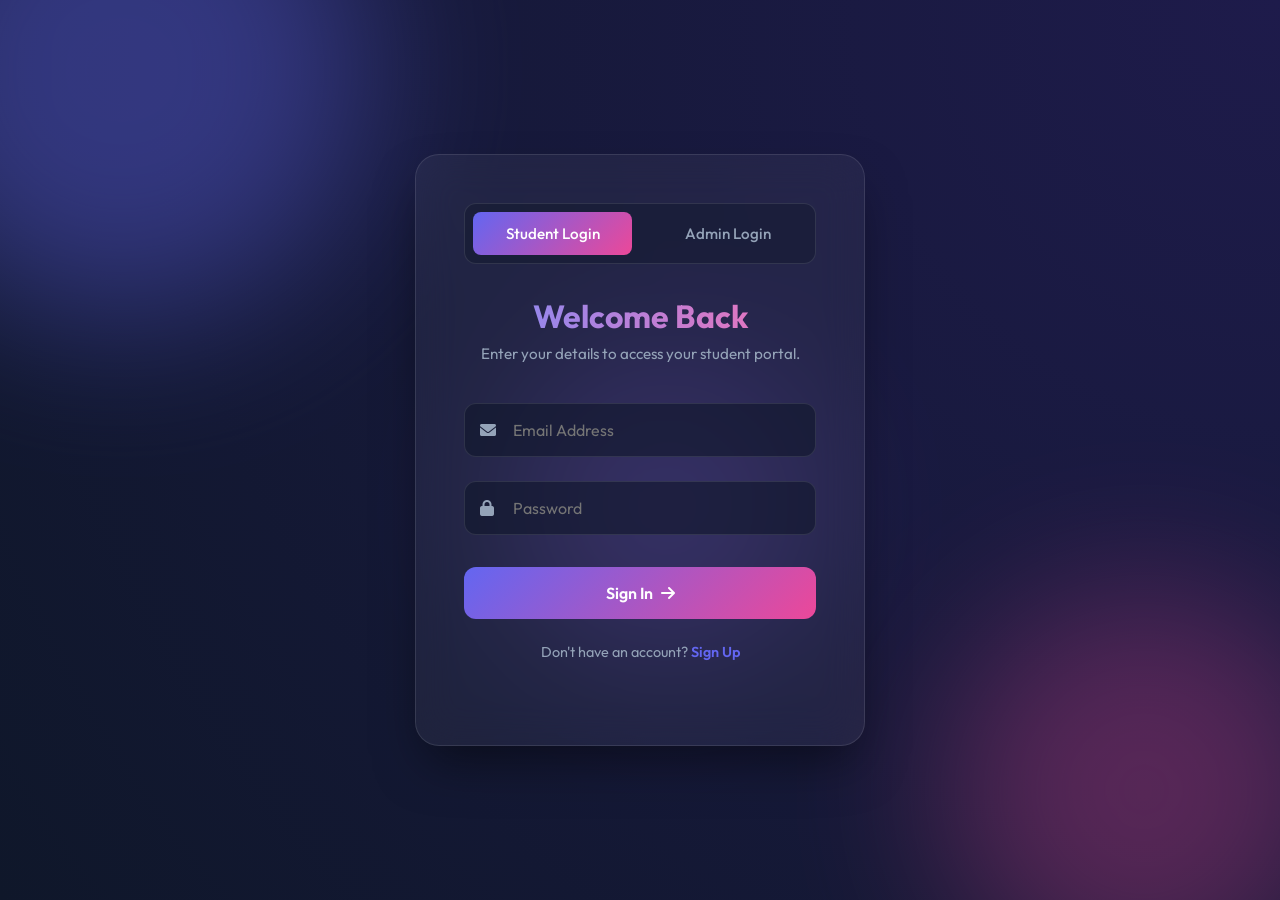
<file: frontend/index.html>
<!DOCTYPE html>
<html lang="en">
<head>
    <meta charset="UTF-8">
    <meta name="viewport" content="width=device-width, initial-scale=1.0">
    <title>Student Portal | Login</title>
    <link rel="stylesheet" href="css/styles.css">
    <link href="https://fonts.googleapis.com/css2?family=Outfit:wght@300;400;500;600;700&display=swap" rel="stylesheet">
    <link href="https://cdnjs.cloudflare.com/ajax/libs/font-awesome/6.0.0/css/all.min.css" rel="stylesheet">
</head>
<body>
    <div class="background-shapes">
        <div class="shape shape-1"></div>
        <div class="shape shape-2"></div>
        <div class="shape shape-3"></div>
    </div>
    
    <div class="auth-container">
        <div class="auth-box">
            <!-- Login Mode Toggle -->
            <div class="auth-mode-toggle">
                <button type="button" class="toggle-btn active" id="studentModeBtn" onclick="switchAuthMode('student')">Student Login</button>
                <button type="button" class="toggle-btn" id="adminModeBtn" onclick="switchAuthMode('admin')">Admin Login</button>
            </div>

            <!-- STUDENT LOGIN SECTION -->
            <div id="studentSection" class="auth-section active">
                <!-- Login Form -->
                <form id="loginForm" class="auth-form active">
                    <div class="auth-header">
                        <h2>Welcome Back</h2>
                        <p>Enter your details to access your student portal.</p>
                    </div>
                    <div class="input-group">
                        <i class="fas fa-envelope"></i>
                        <input type="email" id="loginEmail" placeholder="Email Address" required>
                    </div>
                    <div class="input-group">
                        <i class="fas fa-lock"></i>
                        <input type="password" id="loginPassword" placeholder="Password" required>
                    </div>
                    <button type="submit" class="btn-primary" id="loginBtn">Sign In <i class="fas fa-arrow-right"></i></button>
                    <p class="switch-form">Don't have an account? <span onclick="toggleForms()">Sign Up</span></p>
                    <div id="loginError" class="error-msg"></div>
                </form>

                <!-- Signup Form -->
                <form id="signupForm" class="auth-form">
                    <div class="auth-header">
                        <h2>Create Account</h2>
                        <p>Join the student portal to stay updated.</p>
                    </div>
                    <div class="input-group">
                        <i class="fas fa-user"></i>
                        <input type="text" id="signupName" placeholder="Full Name" required>
                    </div>
                    <div class="input-group">
                        <i class="fas fa-envelope"></i>
                        <input type="email" id="signupEmail" placeholder="Email Address" required>
                    </div>
                    <div class="input-group">
                        <i class="fas fa-lock"></i>
                        <input type="password" id="signupPassword" placeholder="Password" required>
                    </div>
                    <button type="submit" class="btn-primary" id="signupBtn">Sign Up <i class="fas fa-arrow-right"></i></button>
                    <p class="switch-form">Already have an account? <span onclick="toggleForms()">Sign In</span></p>
                    <div id="signupError" class="error-msg"></div>
                </form>
            </div>

            <!-- ADMIN LOGIN SECTION -->
            <div id="adminSection" class="auth-section">
                <form id="adminLoginForm" class="auth-form active">
                    <div class="auth-header">
                        <h2>Admin Login</h2>
                        <p>Admin credentials required to access the admin panel.</p>
                    </div>
                    <div class="input-group">
                        <i class="fas fa-user"></i>
                        <input type="text" id="adminUsername" placeholder="Username" required>
                    </div>
                    <div class="input-group">
                        <i class="fas fa-lock"></i>
                        <input type="password" id="adminPassword" placeholder="Password" required>
                    </div>
                    <button type="submit" class="btn-primary" id="adminLoginBtn">Admin Sign In <i class="fas fa-arrow-right"></i></button>
                    <div id="adminError" class="error-msg"></div>
                </form>
            </div>
        </div>
    </div>

    <script src="js/auth.js"></script>
</body>
</html>
</file>
<file: frontend/css/styles.css>
:root {
    --primary: #6366f1;
    --primary-hover: #4f46e5;
    --secondary: #ec4899;
    --bg-dark: #0f172a;
    --bg-light: #f8fafc;
    --glass-bg: rgba(255, 255, 255, 0.05);
    --glass-border: rgba(255, 255, 255, 0.1);
    --text-primary: #f8fafc;
    --text-secondary: #94a3b8;
    --error: #ef4444;
}

* {
    margin: 0;
    padding: 0;
    box-sizing: border-box;
    font-family: 'Outfit', sans-serif;
}

body {
    background-color: var(--bg-dark);
    color: var(--text-primary);
    min-height: 100vh;
    overflow-x: hidden;
    position: relative;
}

/* Background Animations */
.background-shapes {
    position: fixed;
    top: 0; left: 0; width: 100%; height: 100%;
    z-index: -1;
    overflow: hidden;
    background: radial-gradient(circle at top right, #1e1b4b, #0f172a);
}

.shape {
    position: absolute;
    filter: blur(80px);
    border-radius: 50%;
    animation: float 20s infinite alternate cubic-bezier(0.4, 0, 0.2, 1);
}

.shape-1 { width: 500px; height: 500px; background: var(--primary); top: -20%; left: -10%; opacity: 0.4; }
.shape-2 { width: 400px; height: 400px; background: var(--secondary); bottom: -10%; right: -5%; opacity: 0.3; animation-delay: -5s; }
.shape-3 { width: 300px; height: 300px; background: #8b5cf6; top: 40%; left: 40%; opacity: 0.2; animation-delay: -10s; }

@keyframes float {
    0% { transform: translate(0, 0) scale(1); }
    50% { transform: translate(50px, 50px) scale(1.1); }
    100% { transform: translate(-50px, 100px) scale(0.9); }
}

/* Auth Container */
.auth-container {
    min-height: 100vh;
    display: flex;
    align-items: center;
    justify-content: center;
    padding: 2rem;
}

.auth-box {
    background: var(--glass-bg);
    backdrop-filter: blur(20px);
    -webkit-backdrop-filter: blur(20px);
    border: 1px solid var(--glass-border);
    border-radius: 24px;
    padding: 3rem;
    width: 100%;
    max-width: 450px;
    box-shadow: 0 25px 50px -12px rgba(0, 0, 0, 0.5);
    position: relative;
    overflow: hidden;
}

.auth-form {
    display: none;
    animation: slideIn 0.4s ease-out forwards;
}

.auth-form.active {
    display: block;
}

@keyframes slideIn {
    from { opacity: 0; transform: translateY(20px); }
    to { opacity: 1; transform: translateY(0); }
}

.auth-header {
    text-align: center;
    margin-bottom: 2.5rem;
}

.auth-header h2 {
    font-size: 2rem;
    font-weight: 700;
    margin-bottom: 0.5rem;
    background: linear-gradient(to right, #818cf8, #f472b6);
    -webkit-background-clip: text;
    -webkit-text-fill-color: transparent;
}

.auth-header p {
    color: var(--text-secondary);
    font-size: 0.95rem;
}

/* Auth Inputs */
.input-group {
    position: relative;
    margin-bottom: 1.5rem;
}

.input-group i {
    position: absolute;
    left: 1rem;
    top: 50%;
    transform: translateY(-50%);
    color: var(--text-secondary);
    transition: 0.3s ease;
}

.input-group input {
    width: 100%;
    padding: 1rem 1rem 1rem 3rem;
    background: rgba(15, 23, 42, 0.6);
    border: 1px solid var(--glass-border);
    border-radius: 12px;
    color: var(--text-primary);
    font-size: 1rem;
    transition: 0.3s ease;
    outline: none;
}

.input-group input:focus {
    border-color: var(--primary);
    box-shadow: 0 0 0 4px rgba(99, 102, 241, 0.1);
}

.input-group input:focus + i, .input-group input:valid + i {
    color: var(--primary);
}

/* Button */
.btn-primary {
    width: 100%;
    padding: 1rem;
    border: none;
    border-radius: 12px;
    background: linear-gradient(135deg, var(--primary), var(--secondary));
    color: white;
    font-size: 1rem;
    font-weight: 600;
    cursor: pointer;
    transition: all 0.3s ease;
    display: flex;
    justify-content: center;
    align-items: center;
    gap: 0.5rem;
    margin-top: 2rem;
}

.btn-primary:hover {
    transform: translateY(-2px);
    box-shadow: 0 10px 20px -10px var(--secondary);
}

.btn-primary:active {
    transform: translateY(0);
}

.switch-form {
    text-align: center;
    margin-top: 1.5rem;
    color: var(--text-secondary);
    font-size: 0.9rem;
}

.switch-form span {
    color: var(--primary);
    cursor: pointer;
    font-weight: 600;
    transition: 0.3s ease;
}

.switch-form span:hover {
    color: var(--secondary);
    text-decoration: underline;
}

.error-msg {
    color: var(--error);
    text-align: center;
    margin-top: 1rem;
    font-size: 0.9rem;
    min-height: 20px;
}

/* Auth Mode Toggle */
.auth-mode-toggle {
    display: flex;
    gap: 1rem;
    margin-bottom: 2rem;
    background: rgba(15, 23, 42, 0.4);
    padding: 0.5rem;
    border-radius: 12px;
    border: 1px solid var(--glass-border);
}

.toggle-btn {
    flex: 1;
    padding: 0.75rem 1.25rem;
    background: transparent;
    border: none;
    border-radius: 8px;
    color: var(--text-secondary);
    font-weight: 500;
    cursor: pointer;
    transition: all 0.3s ease;
    font-size: 0.95rem;
}

.toggle-btn:hover {
    color: var(--text-primary);
    background: rgba(255, 255, 255, 0.05);
}

.toggle-btn.active {
    background: linear-gradient(135deg, var(--primary), var(--secondary));
    color: white;
    border: none;
}

/* Auth Sections */
.auth-section {
    display: none;
    animation: fadeIn 0.3s ease-in-out;
}

.auth-section.active {
    display: block;
}

@keyframes fadeIn {
    from {
        opacity: 0;
    }
    to {
        opacity: 1;
    }
}
</file>
<file: frontend/css/main.css>
/* Dashboard Layout */
.dashboard-layout {
    display: flex;
    min-height: 100vh;
}

/* Sidebar */
.sidebar {
    width: 250px;
    background: rgba(15, 23, 42, 0.8);
    backdrop-filter: blur(16px);
    -webkit-backdrop-filter: blur(16px);
    border-right: 1px solid var(--glass-border);
    padding: 2rem 1rem;
    display: flex;
    flex-direction: column;
}

.logo {
    display: flex;
    align-items: center;
    gap: 0.75rem;
    font-size: 1.5rem;
    font-weight: 700;
    color: rgb(255, 255, 255);
    margin-bottom: 3rem;
    padding-left: 1rem;
}

.logo i {
    color: var(--primary);
}

.nav-links {
    display: flex;
    flex-direction: column;
    gap: 0.5rem;
}

.nav-links a {
    text-decoration: none;
    color: var(--text-secondary);
    padding: 1rem;
    border-radius: 12px;
    display: flex;
    align-items: center;
    gap: 1rem;
    font-weight: 500;
    transition: all 0.3s ease;
}

.nav-links a:hover {
    background: rgba(255, 255, 255, 0.05);
    color: white;
}

.nav-links a.active {
    background: linear-gradient(135deg, rgba(99, 102, 241, 0.2), rgba(236, 72, 153, 0.2));
    color: white;
    border: 1px solid var(--glass-border);
}

.nav-links a.logout {
    margin-top: auto;
    color: #fca5a5;
}

.nav-links a.logout:hover {
    background: rgba(239, 68, 68, 0.1);
    color: #ef4444;
}

/* Main Feed Area */
.feed-area {
    flex: 1;
    padding: 2rem 5%;
    max-width: 900px;
    margin: 0 auto;
    width: 100%;
}

.feed-header {
    display: flex;
    justify-content: space-between;
    align-items: center;
    margin-bottom: 2rem;
}

.feed-header h2 {
    font-size: 1.8rem;
    font-weight: 600;
}

.user-info {
    display: flex;
    align-items: center;
    gap: 1rem;
}

.avatar {
    width: 40px;
    height: 40px;
    border-radius: 50%;
    background: var(--primary);
    display: flex;
    justify-content: center;
    align-items: center;
    font-size: 1.2rem;
}

/* Create Post */
.create-post {
    background: var(--glass-bg);
    border: 1px solid var(--glass-border);
    border-radius: 16px;
    padding: 1.5rem;
    margin-bottom: 2rem;
}

.create-post textarea {
    width: 100%;
    background: rgba(0, 0, 0, 0.2);
    border: 1px solid var(--glass-border);
    border-radius: 12px;
    padding: 1rem;
    color: white;
    font-size: 1rem;
    resize: none;
    height: 100px;
    outline: none;
    transition: 0.3s ease;
}

.create-post textarea:focus {
    border-color: var(--primary);
}

.post-actions {
    display: flex;
    justify-content: flex-end;
    margin-top: 1rem;
    gap: 1rem;
    align-items: center;
}

.post-actions button {
    margin-top: 0;
    width: auto;
    padding: 0.75rem 1.5rem;
}

/* Feed List */
.feed-list {
    display: flex;
    flex-direction: column;
    gap: 1.5rem;
}

.post-card {
    background: var(--glass-bg);
    border: 1px solid var(--glass-border);
    border-radius: 16px;
    padding: 1.5rem;
    animation: slideIn 0.4s ease-out forwards;
}

.post-header {
    display: flex;
    justify-content: space-between;
    align-items: flex-start;
    margin-bottom: 1rem;
}

.post-author {
    font-weight: 600;
    font-size: 1.1rem;
    color: white;
}

.post-time {
    font-size: 0.85rem;
    color: var(--text-secondary);
}

.post-content {
    line-height: 1.6;
    color: #e2e8f0;
}

/* Tab Content */
.tab-content {
    display: none;
    animation: fadeIn 0.3s ease-in-out;
}

.tab-content.active {
    display: block;
}

@keyframes fadeIn {
    from {
        opacity: 0;
    }
    to {
        opacity: 1;
    }
}

/* Assignments Tab */
.assignments-container {
    display: grid;
    grid-template-columns: repeat(auto-fit, minmax(300px, 1fr));
    gap: 2rem;
    place-items: center;
}

.assignment-box {
    background: var(--glass-bg);
    border: 1px solid var(--glass-border);
    border-radius: 16px;
    padding: 2rem;
    width: 100%;
    max-width: 350px;
    text-align: center;
    animation: slideIn 0.4s ease-out;
}

.assignment-title {
    font-size: 1.4rem;
    font-weight: 600;
    color: white;
    margin-bottom: 1.5rem;
}

.assignment-content {
    flex: 1;
    display: flex;
    align-items: center;
    justify-content: center;
    min-height: 100px;
    margin-bottom: 1.5rem;
}

.assignment-deadline {
    font-size: 0.95rem;
    color: #fca5a5;
    margin-bottom: 1.5rem;
}

.assignment-details-btn {
    width: 100%;
    padding: 0.75rem;
    background: linear-gradient(135deg, #6366f1, #ec4899);
    border: none;
    border-radius: 8px;
    color: white;
    font-weight: 600;
    cursor: pointer;
    transition: all 0.3s ease;
}

.assignment-details-btn:hover {
    transform: translateY(-2px);
    box-shadow: 0 8px 20px rgba(99, 102, 241, 0.4);
}

/* Videos Tab */
.videos-scroll-container {
    width: 100%;
    overflow: hidden;
    border-radius: 16px;
}

.videos-horizontal-scroll {
    display: flex;
    gap: 1.5rem;
    overflow-x: auto;
    padding: 1rem 0;
    scroll-behavior: smooth;
}

.videos-horizontal-scroll::-webkit-scrollbar {
    height: 8px;
}

.videos-horizontal-scroll::-webkit-scrollbar-track {
    background: rgba(255, 255, 255, 0.05);
    border-radius: 10px;
}

.videos-horizontal-scroll::-webkit-scrollbar-thumb {
    background: var(--primary);
    border-radius: 10px;
}

.video-box {
    background: var(--glass-bg);
    border: 1px solid var(--glass-border);
    border-radius: 12px;
    padding: 1rem;
    min-width: 220px;
    text-align: center;
    flex-shrink: 0;
    animation: slideIn 0.4s ease-out;
    cursor: pointer;
    transition: all 0.3s ease;
}

.video-box:hover {
    transform: translateY(-5px);
    border-color: var(--primary);
}

.video-number {
    font-size: 2.5rem;
    font-weight: 700;
    background: linear-gradient(135deg, #6366f1, #ec4899);
    -webkit-background-clip: text;
    -webkit-text-fill-color: transparent;
    background-clip: text;
    margin-bottom: 0.5rem;
}

.video-title {
    font-size: 1.1rem;
    font-weight: 600;
    color: white;
    margin-bottom: 0.5rem;
}

.video-description {
    font-size: 0.85rem;
    color: var(--text-secondary);
}

/* Noticeboard Tab */
.noticeboard-container {
    background: var(--glass-bg);
    border: 1px solid var(--glass-border);
    border-radius: 16px;
    padding: 2rem;
    overflow: hidden;
    height: 200px;
    display: flex;
    align-items: center;
}

.news-bulletin {
    font-size: 1.6rem;
    font-weight: 700;
    color: white;
    white-space: nowrap;
    animation: scrollRTL 15s linear infinite;
    display: inline-block;
}

@keyframes scrollRTL {
    0% {
        transform: translateX(100%);
    }
    100% {
        transform: translateX(-100%);
    }
}

/* Modal Popup */
.modal-overlay {
    display: none;
    position: fixed;
    top: 0;
    left: 0;
    right: 0;
    bottom: 0;
    background: rgba(0, 0, 0, 0.7);
    justify-content: center;
    align-items: center;
    z-index: 1000;
    animation: fadeIn 0.3s ease-in-out;
}

.modal-overlay.active {
    display: flex;
}

.modal-content {
    background: var(--glass-bg);
    border: 1px solid var(--glass-border);
    border-radius: 20px;
    padding: 2rem;
    max-width: 500px;
    width: 90%;
    position: relative;
    animation: slideUp 0.4s ease-out;
}

@keyframes slideUp {
    from {
        transform: translateY(50px);
        opacity: 0;
    }
    to {
        transform: translateY(0);
        opacity: 1;
    }
}

.modal-close {
    position: absolute;
    top: 1rem;
    right: 1.5rem;
    font-size: 1.5rem;
    cursor: pointer;
    color: var(--text-secondary);
    transition: color 0.3s ease;
}

.modal-close:hover {
    color: white;
}

.modal-content h2 {
    font-size: 1.5rem;
    font-weight: 600;
    color: white;
    margin-bottom: 1rem;
    padding-right: 2rem;
}

.modal-description {
    color: #e2e8f0;
    line-height: 1.6;
    margin-bottom: 1.5rem;
}
</file>
